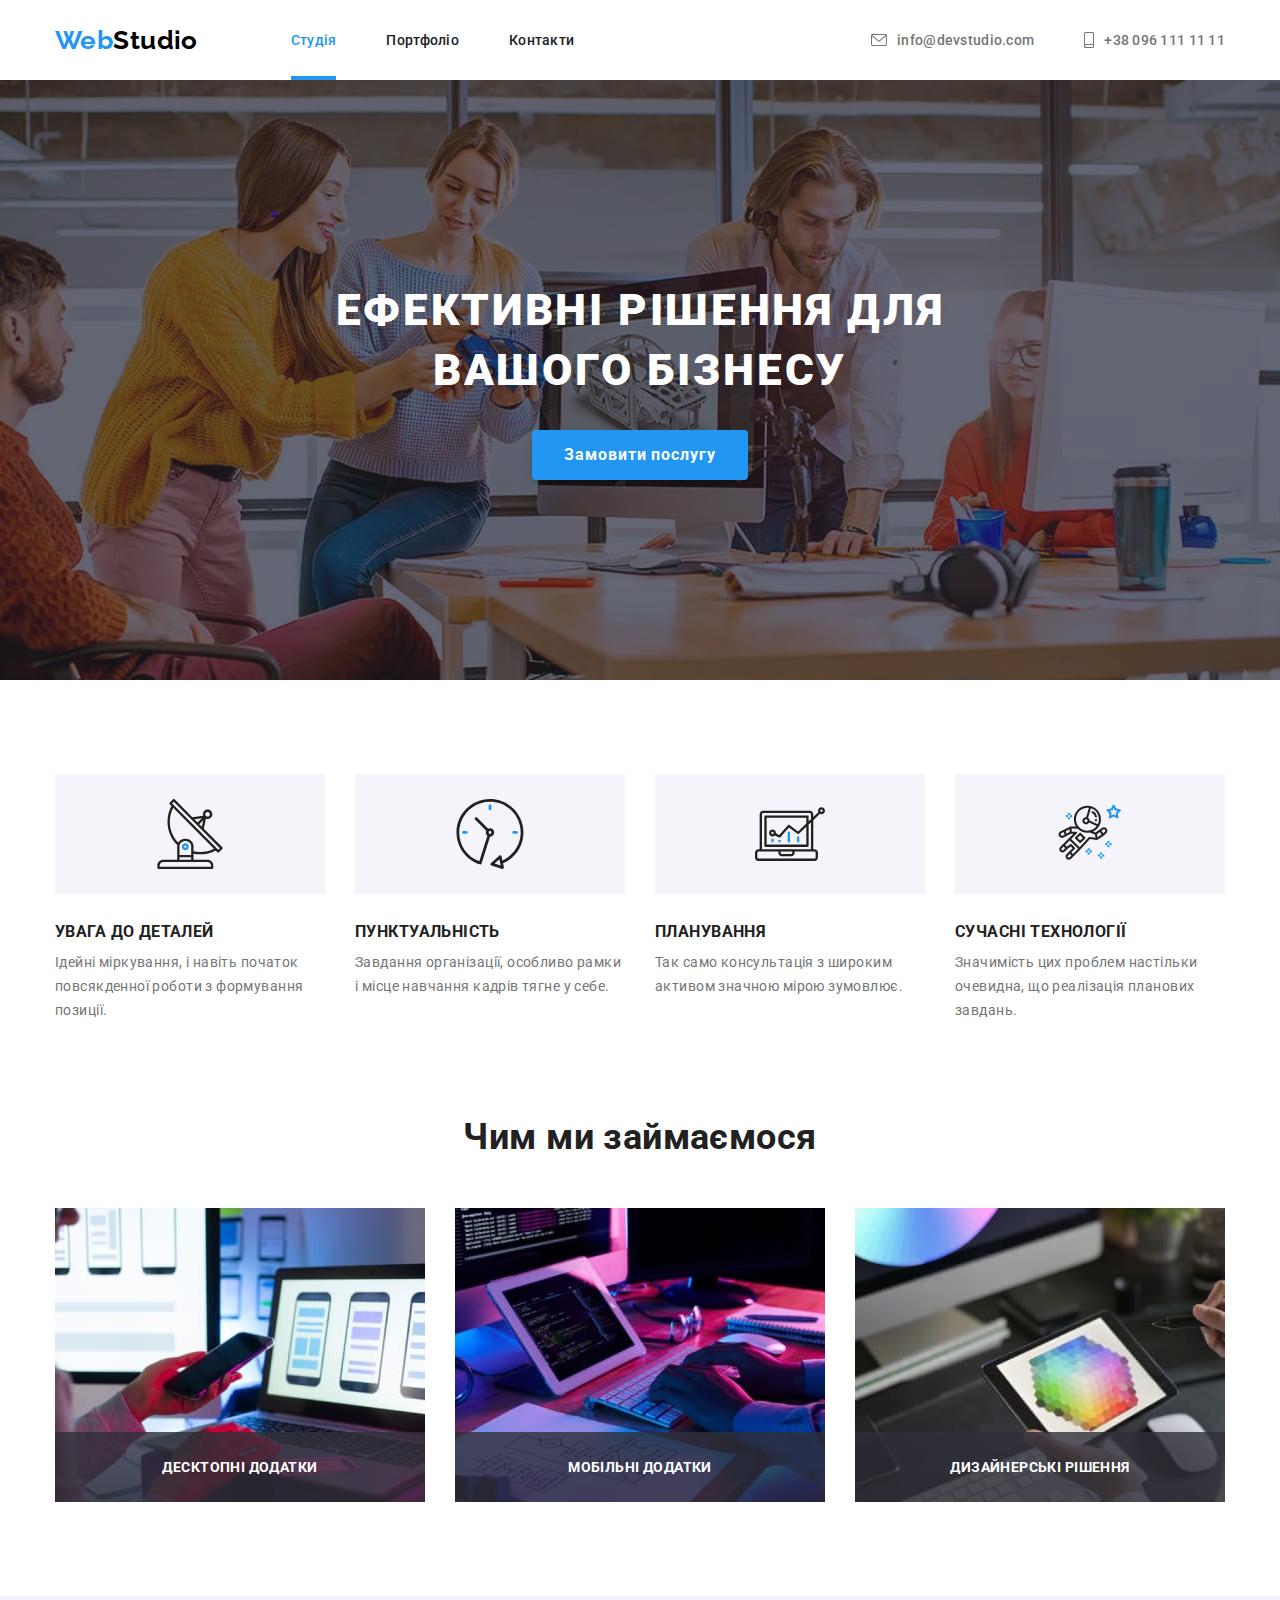
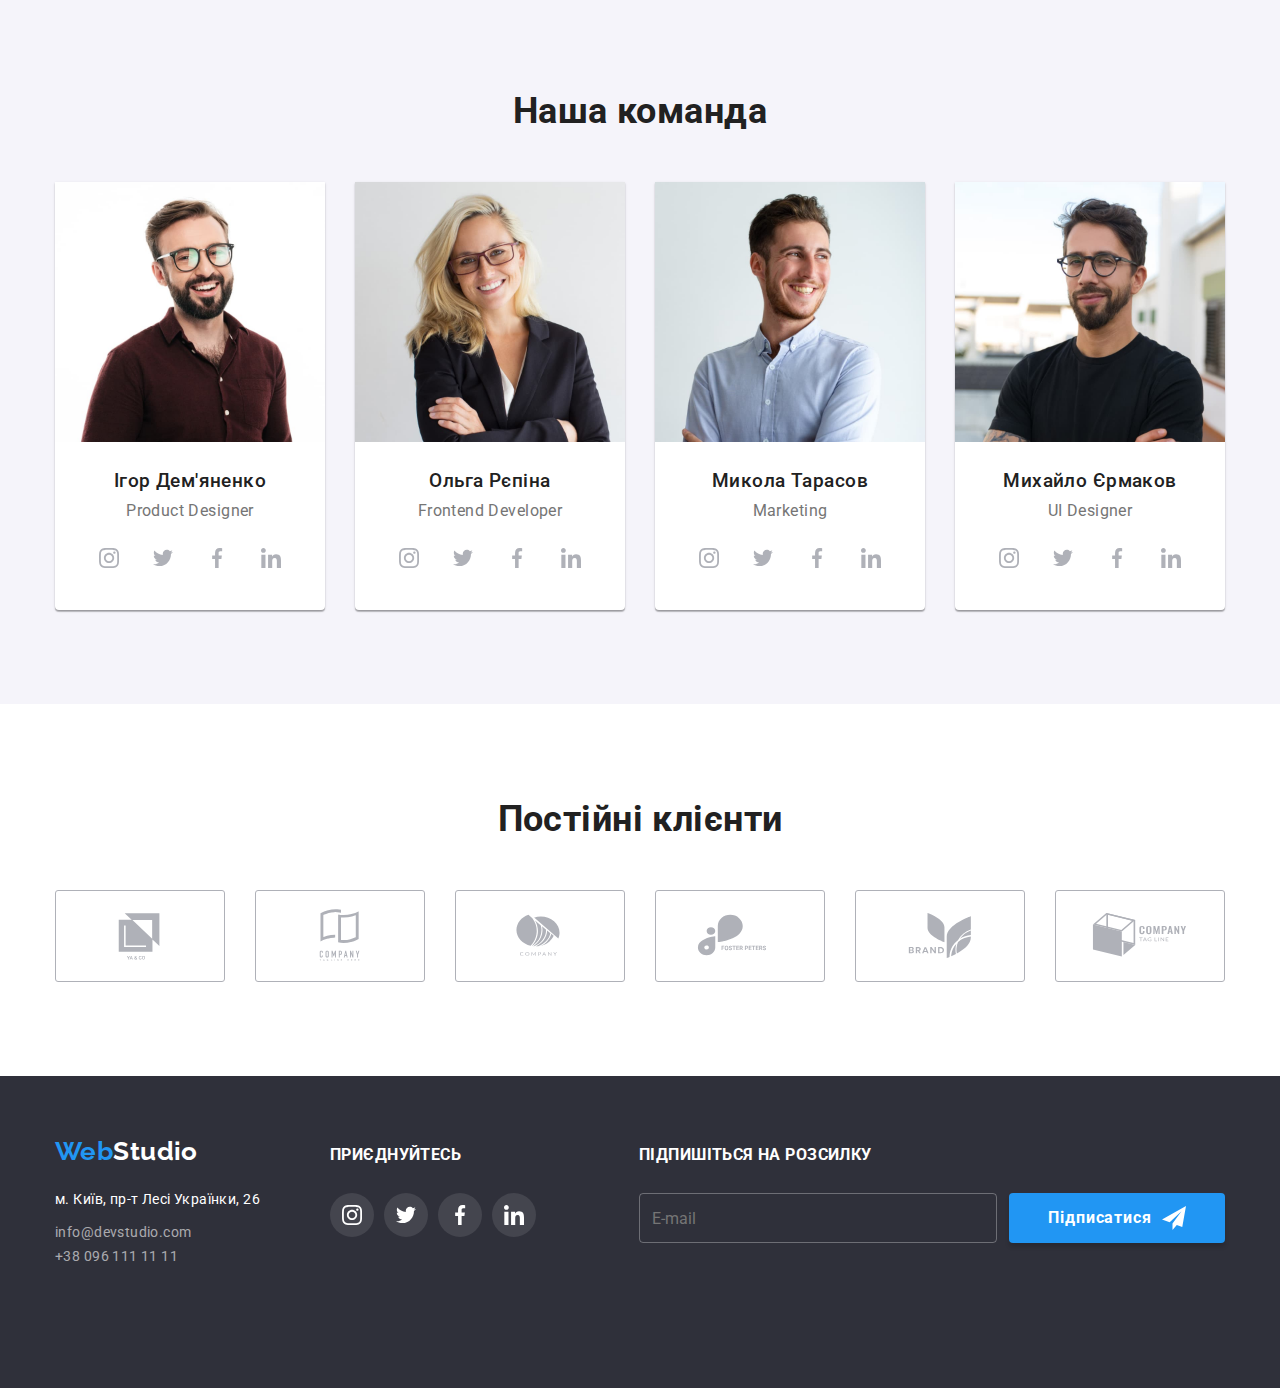
<file: index.html>
<!DOCTYPE html>
<html lang="ua">
  <head>
    <meta charset="UTF-8" />
    <meta http-equiv="X-UA-Compatible" content="IE=edge" />
    <meta name="viewport" content="width=device-width, initial-scale=1.0" />
    <title>Студія</title>
    <link rel="preconnect" href="https://fonts.googleapis.com" />
    <link rel="preconnect" href="https://fonts.gstatic.com" crossorigin />
    <link
      href="https://fonts.googleapis.com/css2?family=Raleway:wght@700&family=Roboto:wght@400;500;700;900&display=swap"
      rel="stylesheet"
    />
    <link
      rel="stylesheet"
      href="https://cdn.jsdelivr.net/npm/modern-normalize@1.1.0/modern-normalize.min.css"
    />
    <link rel="stylesheet" href="./css/main.min.css" />
  </head>
  <body>
    <header class="header">
      <div class="container">
        <div class="header__inner">
          <nav class="nav">
            <a class="logo" href="#"
              ><span class="logo__text">Web</span>Studio</a
            >
            <ul class="nav__list">
              <li class="nav__item">
                <a class="nav__link nav__link--active" href="">Студія</a>
              </li>
              <li class="nav__item">
                <a class="nav__link" href="./portfolio.html">Портфоліо</a>
              </li>
              <li class="nav__item">
                <a class="nav__link" href="">Контакти</a>
              </li>
            </ul>
          </nav>
          <button class="burger-menu" type="button" data-menu-open>
            <svg class="burger-menu__icon" width="40" height="40">
              <use
                href="./images/icons/icons.svg#icon-burger"
                aria-label="Перемикач мобільного меню"
              ></use>
            </svg>
          </button>
          <ul class="contact">
            <li class="contact__item">
              <a class="contact__link" href="mailto:info@devstudio.com">
                <svg class="contact__icon" width="16" height="12">
                  <use href="./images/icons/icons.svg#icon-envelope"></use>
                </svg>
                info@devstudio.com
              </a>
            </li>
            <li class="contact__item">
              <a class="contact__link" href="tel:+380961111111">
                <svg class="contact__icon" width="10" height="16">
                  <use href="./images/icons/icons.svg#icon-smartphone"></use>
                </svg>
                +38 096 111 11 11
              </a>
            </li>
          </ul>
        </div>
      </div>
      <div class="mobile-menu is-open" data-menu>
        <div class="container mobile-menu__inner">
          <button class="mobile-menu__close-btn" type="button" data-menu-close>
            <svg class="mobile-menu__icon" width="40" height="40">
              <use
                href="./images/icons/icons.svg#icon-close"
                aria-label="Перемикач мобільного меню"
              ></use>
            </svg>
          </button>
          <ul class="mobile-menu__list">
            <li class="mobile-menu__item">
              <a class="mobile-menu__link mobile-menu__link--active" href=""
                >Студія</a
              >
            </li>
            <li class="mobile-menu__item">
              <a class="mobile-menu__link" href="./portfolio.html">Портфоліо</a>
            </li>
            <li class="mobile-menu__item">
              <a class="mobile-menu__link" href="">Контакти</a>
            </li>
          </ul>
          <ul class="menu-contact">
            <li class="menu-contact__item">
              <a
                class="menu-contact__link menu-contact__link--color"
                href="mailto:info@devstudio.com"
              >
                info@devstudio.com
              </a>
            </li>
            <li class="menu-contact__item">
              <a class="menu-contact__link" href="tel:+380961111111">
                +38 096 111 11 11
              </a>
            </li>
          </ul>
          <ul class="menu-icon">
            <li class="menu-icon__item menu-icon__item--instagram">
              <a class="menu-icon__link menu-icon__link--instagram" href=""
                >Instagram</a
              >
            </li>
            <li class="menu-icon__item">
              <a class="menu-icon__link" href="">Twitter</a>
            </li>
            <li class="menu-icon__item">
              <a class="menu-icon__link" href="">Facebook</a>
            </li>
            <li class="menu-icon__item menu-icon__item--linkedin">
              <a class="menu-icon__link" href="">LinkedIn</a>
            </li>
          </ul>
        </div>
      </div>
    </header>
    <main>
      <section class="hero">
        <div class="container">
          <h1 class="hero__title">
            Ефективні рішення для <br />вашого бізнесу
          </h1>
          <button class="btn" type="button" data-modal-open>
            Замовити послугу
          </button>
        </div>
      </section>
      <section class="features">
        <div class="container">
          <h2 class="visually-hidden">Особливості компанії</h2>
          <ul class="features__list">
            <li class="features__item">
              <div class="features__icon-wrapper">
                <svg class="features__icon" width="70" heihgt="70">
                  <use href="./images/icons/icons.svg#icon-antenna"></use>
                </svg>
              </div>
              <h3 class="features__heading">Увага до деталей</h3>
              <p class="features__text">
                Ідейні міркування, і навіть початок повсякденної роботи з
                формування позиції.
              </p>
            </li>
            <li class="features__item">
              <div class="features__icon-wrapper">
                <svg class="features__icon" width="70" heihgt="70">
                  <use href="./images/icons/icons.svg#icon-clock"></use>
                </svg>
              </div>
              <h3 class="features__heading">Пунктуальність</h3>
              <p class="features__text">
                Завдання організації, особливо рамки і місце навчання кадрів
                тягне у себе.
              </p>
            </li>
            <li class="features__item">
              <div class="features__icon-wrapper">
                <svg class="features__icon" width="70" heihgt="70">
                  <use href="./images/icons/icons.svg#icon-diagram"></use>
                </svg>
              </div>
              <h3 class="features__heading">Планування</h3>
              <p class="features__text">
                Так само консультація з широким активом значною мірою зумовлює.
              </p>
            </li>
            <li class="features__item">
              <div class="features__icon-wrapper">
                <svg class="features__icon" width="70" heihgt="70">
                  <use href="./images/icons/icons.svg#icon-astronaut"></use>
                </svg>
              </div>
              <h3 class="features__heading">Сучасні технології</h3>
              <p class="features__text">
                Значимість цих проблем настільки очевидна, що реалізація
                планових завдань.
              </p>
            </li>
          </ul>
        </div>
      </section>
      <section class="about about--nopadding">
        <div class="container">
          <h2 class="title">Чим ми займаємося</h2>
          <ul class="about__list">
            <li class="about__item">
              <div class="about__img-wrapper">
                <img
                  class="about__img"
                  src="./images/work1.jpg"
                  alt="Робота за ноутбуком"
                  width="370"
                />
                <p class="about__img-text">Десктопні додатки</p>
              </div>
            </li>
            <li class="about__item">
              <div class="about__img-wrapper">
                <img
                  class="about__img"
                  src="./images/work2.jpg"
                  alt="Робота за ноутбуком"
                  width="370"
                />
                <p class="about__img-text">Мобільні додатки</p>
              </div>
            </li>
            <li class="about__item">
              <div class="about__img-wrapper">
                <img
                  class="about__img"
                  src="./images/work3.jpg"
                  alt="Робота за ноутбуком"
                  width="370"
                />
                <p class="about__img-text">Дизайнерські рішення</p>
              </div>
            </li>
          </ul>
        </div>
      </section>
      <section class="team">
        <div class="container">
          <h2 class="title">Наша команда</h2>
          <ul class="team__list">
            <li class="team__item">
              <img
                class="team__img"
                src="./images/our-team1.jpg"
                alt="Фото наших працівників"
                width="270"
              />
              <div class="team__info">
                <h3 class="team__name">Ігор Дем'яненко</h3>
                <p class="team__position" lang="en">Product Designer</p>
                <ul class="social-icon">
                  <li class="social-icon__item">
                    <a
                      href=""
                      class="social-icon__link"
                      target="_blank"
                      rel="noreferrer noopener"
                    >
                      <svg class="social-icon__icon">
                        <use
                          href="./images/icons/icons.svg#icon-instagram"
                        ></use>
                      </svg>
                    </a>
                  </li>
                  <li class="social-icon__item">
                    <a
                      href=""
                      class="social-icon__link"
                      target="_blank"
                      rel="noreferrer noopener"
                    >
                      <svg class="social-icon__icon">
                        <use href="./images/icons/icons.svg#icon-twitter"></use>
                      </svg>
                    </a>
                  </li>
                  <li class="social-icon__item">
                    <a
                      href=""
                      class="social-icon__link"
                      target="_blank"
                      rel="noreferrer noopener"
                    >
                      <svg class="social-icon__icon">
                        <use
                          href="./images/icons/icons.svg#icon-facebook"
                        ></use>
                      </svg>
                    </a>
                  </li>
                  <li class="social-icon__item">
                    <a
                      href=""
                      class="social-icon__link"
                      target="_blank"
                      rel="noreferrer noopener"
                    >
                      <svg class="social-icon__icon">
                        <use
                          href="./images/icons/icons.svg#icon-linkedin"
                        ></use>
                      </svg>
                    </a>
                  </li>
                </ul>
              </div>
            </li>
            <li class="team__item">
              <img
                class="team__img"
                src="./images/our-team2.jpg"
                alt="Фото наших працівників"
                width="270"
              />
              <div class="team__info">
                <h3 class="team__name">Ольга Рєпіна</h3>
                <p class="team__position" lang="en">Frontend Developer</p>
                <ul class="social-icon">
                  <li class="social-icon__item">
                    <a
                      href=""
                      class="social-icon__link"
                      target="_blank"
                      rel="noreferrer noopener"
                    >
                      <svg class="social-icon__icon">
                        <use
                          href="./images/icons/icons.svg#icon-instagram"
                        ></use>
                      </svg>
                    </a>
                  </li>
                  <li class="social-icon__item">
                    <a
                      href=""
                      class="social-icon__link"
                      target="_blank"
                      rel="noreferrer noopener"
                    >
                      <svg class="social-icon__icon">
                        <use href="./images/icons/icons.svg#icon-twitter"></use>
                      </svg>
                    </a>
                  </li>
                  <li class="social-icon__item">
                    <a
                      href=""
                      class="social-icon__link"
                      target="_blank"
                      rel="noreferrer noopener"
                    >
                      <svg class="social-icon__icon">
                        <use
                          href="./images/icons/icons.svg#icon-facebook"
                        ></use>
                      </svg>
                    </a>
                  </li>
                  <li class="social-icon__item">
                    <a
                      href=""
                      class="social-icon__link"
                      target="_blank"
                      rel="noreferrer noopener"
                    >
                      <svg class="social-icon__icon">
                        <use
                          href="./images/icons/icons.svg#icon-linkedin"
                        ></use>
                      </svg>
                    </a>
                  </li>
                </ul>
              </div>
            </li>
            <li class="team__item">
              <img
                class="team__img"
                src="./images/our-team3.jpg"
                alt="Фото наших працівників"
                width="270"
              />
              <div class="team__info">
                <h3 class="team__name">Микола Тарасов</h3>
                <p class="team__position" lang="en">Marketing</p>
                <ul class="social-icon">
                  <li class="social-icon__item">
                    <a
                      href=""
                      class="social-icon__link"
                      target="_blank"
                      rel="noreferrer noopener"
                    >
                      <svg class="social-icon__icon">
                        <use
                          href="./images/icons/icons.svg#icon-instagram"
                        ></use>
                      </svg>
                    </a>
                  </li>
                  <li class="social-icon__item">
                    <a
                      href=""
                      class="social-icon__link"
                      target="_blank"
                      rel="noreferrer noopener"
                    >
                      <svg class="social-icon__icon">
                        <use href="./images/icons/icons.svg#icon-twitter"></use>
                      </svg>
                    </a>
                  </li>
                  <li class="social-icon__item">
                    <a
                      href=""
                      class="social-icon__link"
                      target="_blank"
                      rel="noreferrer noopener"
                    >
                      <svg class="social-icon__icon">
                        <use
                          href="./images/icons/icons.svg#icon-facebook"
                        ></use>
                      </svg>
                    </a>
                  </li>
                  <li class="social-icon__item">
                    <a
                      href=""
                      class="social-icon__link"
                      target="_blank"
                      rel="noreferrer noopener"
                    >
                      <svg class="social-icon__icon">
                        <use
                          href="./images/icons/icons.svg#icon-linkedin"
                        ></use>
                      </svg>
                    </a>
                  </li>
                </ul>
              </div>
            </li>
            <li class="team__item">
              <img
                class="team__img"
                src="./images/our-team4.jpg"
                alt="Фото наших працівників"
                width="270"
              />
              <div class="team__info">
                <h3 class="team__name">Михайло Єрмаков</h3>
                <p class="team__position" lang="en">UI Designer</p>
                <ul class="social-icon">
                  <li class="social-icon__item">
                    <a
                      href=""
                      class="social-icon__link"
                      target="_blank"
                      rel="noreferrer noopener"
                    >
                      <svg class="social-icon__icon">
                        <use
                          href="./images/icons/icons.svg#icon-instagram"
                        ></use>
                      </svg>
                    </a>
                  </li>
                  <li class="social-icon__item">
                    <a
                      href=""
                      class="social-icon__link"
                      target="_blank"
                      rel="noreferrer noopener"
                    >
                      <svg class="social-icon__icon">
                        <use href="./images/icons/icons.svg#icon-twitter"></use>
                      </svg>
                    </a>
                  </li>
                  <li class="social-icon__item">
                    <a
                      href=""
                      class="social-icon__link"
                      target="_blank"
                      rel="noreferrer noopener"
                    >
                      <svg class="social-icon__icon">
                        <use
                          href="./images/icons/icons.svg#icon-facebook"
                        ></use>
                      </svg>
                    </a>
                  </li>
                  <li class="social-icon__item">
                    <a
                      href=""
                      class="social-icon__link"
                      target="_blank"
                      rel="noreferrer noopener"
                    >
                      <svg class="social-icon__icon">
                        <use
                          href="./images/icons/icons.svg#icon-linkedin"
                        ></use>
                      </svg>
                    </a>
                  </li>
                </ul>
              </div>
            </li>
          </ul>
        </div>
      </section>
      <section class="client">
        <div class="container">
          <h2 class="title">Постійні клієнти</h2>
          <ul class="client__list">
            <li class="client__item">
              <a
                class="client__link"
                href=""
                target="_blank"
                rel="noreferrer noopener"
              >
                <svg class="client__icon">
                  <use href="./images/icons/icons.svg#icon-company-logo1"></use>
                </svg>
              </a>
            </li>
            <li class="client__item">
              <a
                class="client__link"
                href=""
                target="_blank"
                rel="noreferrer noopener"
              >
                <svg class="client__icon">
                  <use href="./images/icons/icons.svg#icon-company-logo2"></use>
                </svg>
              </a>
            </li>
            <li class="client__item">
              <a
                class="client__link"
                href=""
                target="_blank"
                rel="noreferrer noopener"
              >
                <svg class="client__icon">
                  <use href="./images/icons/icons.svg#icon-company-logo3"></use>
                </svg>
              </a>
            </li>
            <li class="client__item">
              <a
                class="client__link"
                href=""
                target="_blank"
                rel="noreferrer noopener"
              >
                <svg class="client__icon">
                  <use href="./images/icons/icons.svg#icon-company-logo4"></use>
                </svg>
              </a>
            </li>
            <li class="client__item">
              <a
                class="client__link"
                href=""
                target="_blank"
                rel="noreferrer noopener"
              >
                <svg class="client__icon">
                  <use href="./images/icons/icons.svg#icon-company-logo5"></use>
                </svg>
              </a>
            </li>
            <li class="client__item">
              <a
                class="client__link"
                href=""
                target="_blank"
                rel="noreferrer noopener"
              >
                <svg class="client__icon">
                  <use href="./images/icons/icons.svg#icon-company-logo6"></use>
                </svg>
              </a>
            </li>
          </ul>
        </div>
      </section>
    </main>
    <footer class="footer">
      <div class="container">
        <div class="footer__inner">
          <div class="tablet-inner">
            <div class="footer__address-wrapper">
              <a class="logo logo__footer" href="#"
                ><span class="logo__text">Web</span>Studio</a
              >
              <address class="footer__address">
                <p class="footer__address-location">
                  м. Київ, пр-т Лесі Українки, 26
                </p>
                <ul class="footer__address-list">
                  <li class="footer__address-item">
                    <a
                      class="footer__address-link"
                      href="mailto:info@devstudio.com"
                      >info@devstudio.com</a
                    >
                  </li>
                  <li class="footer__address-item">
                    <a class="footer__address-link" href="tel:+380961111111"
                      >+38 096 111 11 11</a
                    >
                  </li>
                </ul>
              </address>
            </div>
            <div class="footer__social-wrapper">
              <h3 class="footer__heading">Приєднуйтесь</h3>
              <ul class="social-icon">
                <li class="social-icon__item">
                  <a
                    href=""
                    class="social-icon__link footer__icon-link"
                    target="_blank"
                    rel="noreferrer noopener"
                  >
                    <svg class="social-icon__icon footer__icon-icon">
                      <use href="./images/icons/icons.svg#icon-instagram"></use>
                    </svg>
                  </a>
                </li>
                <li class="social-icon__item">
                  <a
                    href=""
                    class="social-icon__link footer__icon-link"
                    target="_blank"
                    rel="noreferrer noopener"
                  >
                    <svg class="social-icon__icon footer__icon-icon">
                      <use href="./images/icons/icons.svg#icon-twitter"></use>
                    </svg>
                  </a>
                </li>
                <li class="social-icon__item">
                  <a
                    href=""
                    class="social-icon__link footer__icon-link"
                    target="_blank"
                    rel="noreferrer noopener"
                  >
                    <svg class="social-icon__icon footer__icon-icon">
                      <use href="./images/icons/icons.svg#icon-facebook"></use>
                    </svg>
                  </a>
                </li>
                <li class="social-icon__item">
                  <a
                    href=""
                    class="social-icon__link footer__icon-link"
                    target="_blank"
                    rel="noreferrer noopener"
                  >
                    <svg class="social-icon__icon footer__icon-icon">
                      <use href="./images/icons/icons.svg#icon-linkedin"></use>
                    </svg>
                  </a>
                </li>
              </ul>
            </div>
          </div>

          <div class="footer__form-wrapper">
            <h3 class="footer__heading">Підпишіться на розсилку</h3>
            <form class="signup-form" name="signup_form" autocomplete="on">
              <input
                class="signup-form__input"
                type="email"
                name="email"
                placeholder="E-mail"
              />
              <button class="signup-form__btn btn" type="submit">
                Підписатися
                <svg class="signup-form__icon" width="24" height="24">
                  <use href="./images/icons/icons.svg#icon-send"></use>
                </svg>
              </button>
            </form>
          </div>
        </div>
      </div>
    </footer>
    <div class="backdrop is-hidden" data-modal>
      <div class="modal">
        <button class="modal__close-btn" type="button" data-modal-close>
          <svg class="modal__close-icon" width="18" height="18">
            <use href="./images/icons/icons.svg#icon-close"></use>
          </svg>
        </button>
        <form class="register-form" name="register-form">
          <p class="register-form__title">
            Залиште свої дані, ми вам передзвонимо
          </p>
          <div class="register-form__group" role="group">
            <label class="register-form__wrap">
              <span class="register-form__label">Ім'я</span>
              <span class="register-form__icon-inner">
                <input
                  class="register-form__field"
                  type="text"
                  name="username"
                />
                <svg class="register-form__icon">
                  <use href="./images/icons/icons.svg#icon-modal-user"></use>
                </svg>
              </span>
            </label>
            <label class="register-form__wrap">
              <span class="register-form__label">Телефон</span>
              <span class="register-form__icon-inner">
                <input class="register-form__field" type="tel" name="usertel" />
                <svg class="register-form__icon">
                  <use href="./images/icons/icons.svg#icon-modal-phone"></use>
                </svg>
              </span>
            </label>
            <label class="register-form__wrap">
              <span class="register-form__label">Пошта</span>
              <span class="register-form__icon-inner">
                <input
                  class="register-form__field"
                  type="emai"
                  name="useremail"
                />
                <svg class="register-form__icon">
                  <use href="./images/icons/icons.svg#icon-modal-email"></use>
                </svg>
              </span>
            </label>
            <label class="register-form__wrap">
              <span class="register-form__label">Коментар</span>
              <textarea
                class="register-form__message"
                name="usercomment"
                placeholder="Введіть коментар"
              ></textarea>
            </label>
          </div>
          <label class="register-form__agreement">
            <input
              class="register-form__checkbox visually-hidden"
              type="checkbox"
              name="user-agreement"
            />
            <svg class="register-form__agreement-icon" width="16" height="15">
              <use
                class="register-form__icon-check"
                href="./images/icons/icons.svg#icon-checked"
              ></use>
              <use
                class="register-form__icon-uncheck"
                href="./images/icons/icons.svg#icon-unchecked"
              ></use>
            </svg>
            <span class="register-form__agreement-text">
              Погоджуюся з розсилкою та приймаю
              <a class="register-form__agreement-link" href="" target="_blank"
                >Умови договору</a
              >
            </span>
          </label>
          <button class="register-form__btn btn" type="submit">
            Відправити
          </button>
        </form>
      </div>
    </div>
    <script src="./js/mobile-menu.js"></script>
    <script src="./js/modal.js"></script>
  </body>
</html>
</file>
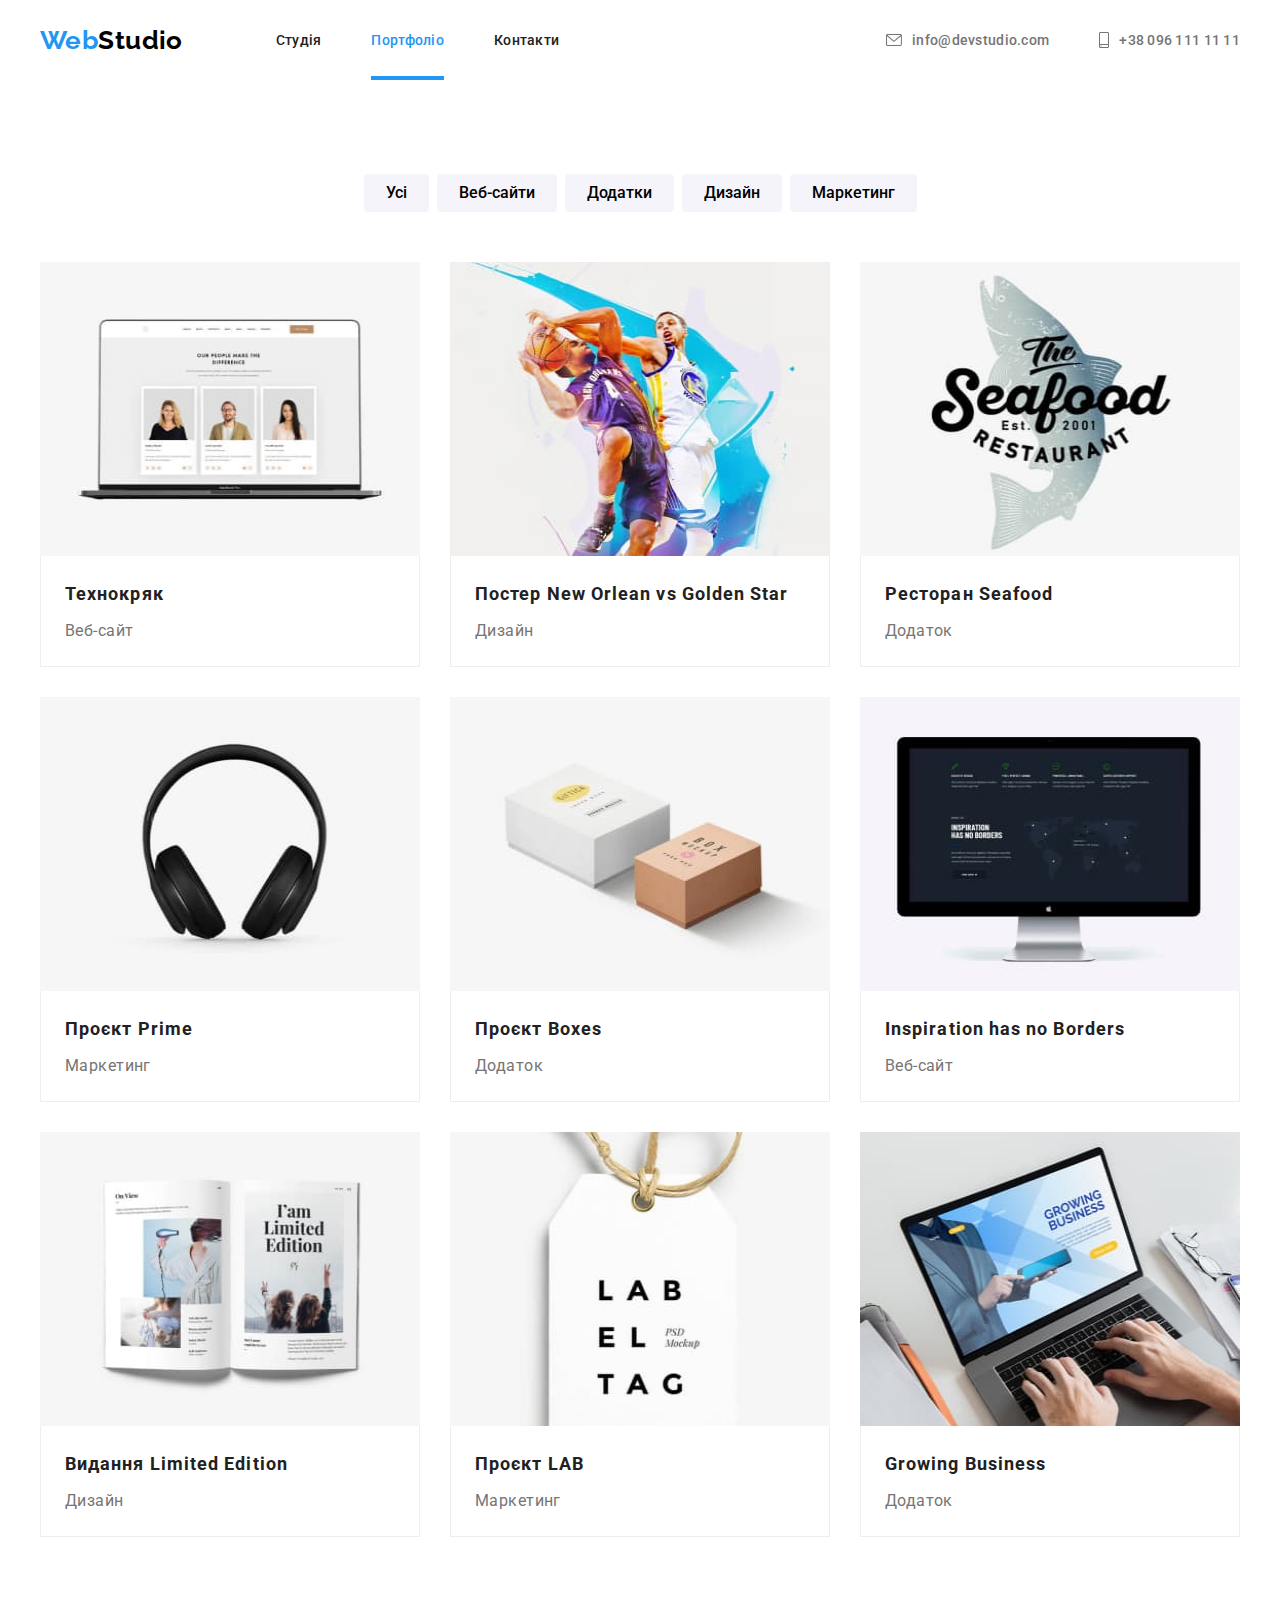
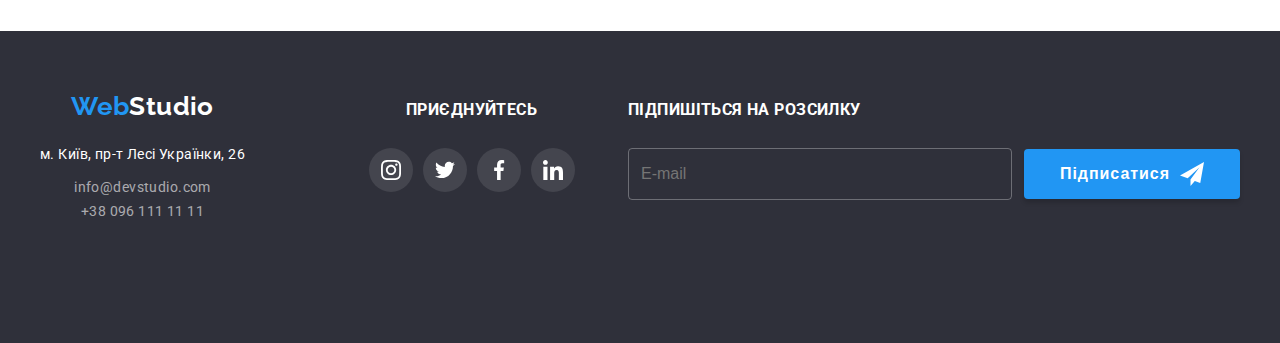
<file: portfolio.html>
<!DOCTYPE html>
<html lang="uk">
  <head>
    <meta charset="UTF-8" />
    <meta http-equiv="X-UA-Compatible" content="IE=edge" />
    <meta name="viewport" content="width=device-width, initial-scale=1.0" />
    <title>Портфоліо</title>
    <link rel="preconnect" href="https://fonts.googleapis.com" />
    <link rel="preconnect" href="https://fonts.gstatic.com" crossorigin />
    <link
      href="https://fonts.googleapis.com/css2?family=Raleway:wght@700&family=Roboto:wght@400;500;700;900&display=swap"
      rel="stylesheet"
    />
    <link rel="stylesheet" href="./css/main.min.css" />
  </head>
  <body>
    <header class="header">
      <div class="container">
        <div class="header__inner">
          <nav class="nav">
            <a class="logo" href="#"
              ><span class="logo__text">Web</span>Studio</a
            >
            <ul class="nav__list">
              <li class="nav__item">
                <a class="nav__link" href="./index.html">Студія</a>
              </li>
              <li class="nav__item">
                <a class="nav__link nav__link--active" href="">Портфоліо</a>
              </li>
              <li class="nav__item">
                <a class="nav__link" href="">Контакти</a>
              </li>
            </ul>
          </nav>
          <ul class="contact">
            <li class="contact__item">
              <a class="contact__link" href="mailto:info@devstudio.com">
                <svg class="contact__icon" width="16" height="12">
                  <use href="./images/icons/icons.svg#icon-envelope"></use>
                </svg>
                info@devstudio.com
              </a>
            </li>
            <li class="contact__item">
              <a class="contact__link" href="tel:+380961111111">
                <svg class="contact__icon" width="10" height="16">
                  <use href="./images/icons/icons.svg#icon-smartphone"></use>
                </svg>
                +38 096 111 11 11
              </a>
            </li>
          </ul>
        </div>
      </div>
    </header>
    <main>
      <section class="projects">
        <h1 class="visually-hidden">Наші проєкти</h1>
        <div class="container">
          <ul class="projects-filter">
            <li class="projects-filter__item">
              <button class="projects-filter__btn" type="button">Усі</button>
            </li>
            <li class="projects-filter__item">
              <button class="projects-filter__btn" type="button">
                Веб-сайти
              </button>
            </li>
            <li class="projects-filter__item">
              <button class="projects-filter__btn" type="button">
                Додатки
              </button>
            </li>
            <li class="projects-filter__item">
              <button class="projects-filter__btn" type="button">Дизайн</button>
            </li>
            <li class="projects-filter__item">
              <button class="projects-filter__btn" type="button">
                Маркетинг
              </button>
            </li>
          </ul>
          <ul class="projects">
            <li class="projects__item">
              <a class="projects__link" href="">
                <div class="projects__overlay">
                  <img
                    class="projects__img"
                    src="./images/portfolio-project-1.jpg"
                    alt="Приклад веб-сайту"
                    width="370"
                    height="294"
                  />
                  <div class="projects__overlay-text-inner">
                    <p class="projects__overlay-text">
                      Ресурс пропонує комплексні пропозиції з різним рівнем
                      функціоналу та сервісів. Все це дозволить відвідувачу
                      отримати вичерпні відомості про компанію чи приватну
                      особу.
                    </p>
                  </div>
                </div>
                <div class="projects__info">
                  <h2 class="projects__title">Технокряк</h2>
                  <p class="projects__text">Веб-сайт</p>
                </div>
              </a>
            </li>
            <li class="projects__item">
              <a class="projects__link" href="">
                <div class="projects__overlay">
                  <img
                    class="projects__img"
                    src="./images/portfolio-project-2.jpg"
                    alt="Приклад веб-сайту"
                    width="370"
                    height="294"
                  />
                  <div class="projects__overlay-text-inner">
                    <p class="projects__overlay-text">
                      Ресурс пропонує комплексні пропозиції з різним рівнем
                      функціоналу та сервісів. Все це дозволить відвідувачу
                      отримати вичерпні відомості про компанію чи приватну
                      особу.
                    </p>
                  </div>
                </div>
                <div class="projects__info">
                  <h2 class="projects__title">
                    Постер <span lang="en">New Orlean vs Golden Star</span>
                  </h2>
                  <p class="projects__text">Дизайн</p>
                </div>
              </a>
            </li>
            <li class="projects__item">
              <a class="projects__link" href="">
                <div class="projects__overlay">
                  <img
                    class="projects__img"
                    src="./images/portfolio-project-3.jpg"
                    alt="Приклад веб-сайту"
                    width="370"
                    height="294"
                  />
                  <div class="projects__overlay-text-inner">
                    <p class="projects__overlay-text">
                      Ресурс пропонує комплексні пропозиції з різним рівнем
                      функціоналу та сервісів. Все це дозволить відвідувачу
                      отримати вичерпні відомості про компанію чи приватну
                      особу.
                    </p>
                  </div>
                </div>
                <div class="projects__info">
                  <h2 class="projects__title">
                    Ресторан <span lang="en">Seafood</span>
                  </h2>
                  <p class="projects__text">Додаток</p>
                </div>
              </a>
            </li>
            <li class="projects__item">
              <a class="projects__link" href="">
                <div class="projects__overlay">
                  <img
                    class="projects__img"
                    src="./images/portfolio-project-4.jpg"
                    alt="Приклад веб-сайту"
                    width="370"
                    height="294"
                  />
                  <div class="projects__overlay-text-inner">
                    <p class="projects__overlay-text">
                      Ресурс пропонує комплексні пропозиції з різним рівнем
                      функціоналу та сервісів. Все це дозволить відвідувачу
                      отримати вичерпні відомості про компанію чи приватну
                      особу.
                    </p>
                  </div>
                </div>
                <div class="projects__info">
                  <h2 class="projects__title">
                    Проєкт <span lang="en">Prime</span>
                  </h2>
                  <p class="projects__text">Маркетинг</p>
                </div>
              </a>
            </li>
            <li class="projects__item">
              <a class="projects__link" href="">
                <div class="projects__overlay">
                  <img
                    class="projects__img"
                    src="./images/portfolio-project-5.jpg"
                    alt="Приклад веб-сайту"
                    width="370"
                    height="294"
                  />
                  <div class="projects__overlay-text-inner">
                    <p class="projects__overlay-text">
                      Ресурс пропонує комплексні пропозиції з різним рівнем
                      функціоналу та сервісів. Все це дозволить відвідувачу
                      отримати вичерпні відомості про компанію чи приватну
                      особу.
                    </p>
                  </div>
                </div>
                <div class="projects__info">
                  <h2 class="projects__title">
                    Проєкт <span lang="en">Boxes</span>
                  </h2>
                  <p class="projects__text">Додаток</p>
                </div>
              </a>
            </li>
            <li class="projects__item">
              <a class="projects__link" href="">
                <div class="projects__overlay">
                  <img
                    class="projects__img"
                    src="./images/portfolio-project-6.jpg"
                    alt="Приклад веб-сайту"
                    width="370"
                    height="294"
                  />
                  <div class="projects__overlay-text-inner">
                    <p class="projects__overlay-text">
                      Ресурс пропонує комплексні пропозиції з різним рівнем
                      функціоналу та сервісів. Все це дозволить відвідувачу
                      отримати вичерпні відомості про компанію чи приватну
                      особу.
                    </p>
                  </div>
                </div>
                <div class="projects__info">
                  <h2 class="projects__title" lang="en">
                    Inspiration has no Borders
                  </h2>
                  <p class="projects__text">Веб-сайт</p>
                </div>
              </a>
            </li>
            <li class="projects__item">
              <a class="projects__link" href="">
                <div class="projects__overlay">
                  <img
                    class="projects__img"
                    src="./images/portfolio-project-7.jpg"
                    alt="Приклад веб-сайту"
                    width="370"
                    height="294"
                  />
                  <div class="projects__overlay-text-inner">
                    <p class="projects__overlay-text">
                      Ресурс пропонує комплексні пропозиції з різним рівнем
                      функціоналу та сервісів. Все це дозволить відвідувачу
                      отримати вичерпні відомості про компанію чи приватну
                      особу.
                    </p>
                  </div>
                </div>
                <div class="projects__info">
                  <h2 class="projects__title">
                    Видання <span lang="en">Limited Edition</span>
                  </h2>
                  <p class="projects__text">Дизайн</p>
                </div>
              </a>
            </li>
            <li class="projects__item">
              <a class="projects__link" href="">
                <div class="projects__overlay">
                  <img
                    class="projects__img"
                    src="./images/portfolio-project-8.jpg"
                    alt="Приклад веб-сайту"
                    width="370"
                    height="294"
                  />
                  <div class="projects__overlay-text-inner">
                    <p class="projects__overlay-text">
                      Ресурс пропонує комплексні пропозиції з різним рівнем
                      функціоналу та сервісів. Все це дозволить відвідувачу
                      отримати вичерпні відомості про компанію чи приватну
                      особу.
                    </p>
                  </div>
                </div>
                <div class="projects__info">
                  <h2 class="projects__title">
                    Проєкт <span lang="en">LAB</span>
                  </h2>
                  <p class="projects__text">Маркетинг</p>
                </div>
              </a>
            </li>
            <li class="projects__item">
              <a class="projects__link" href="">
                <div class="projects__overlay">
                  <img
                    class="projects__img"
                    src="./images/portfolio-project-9.jpg"
                    alt="Приклад веб-сайту"
                    width="370"
                    height="294"
                  />
                  <div class="projects__overlay-text-inner">
                    <p class="projects__overlay-text">
                      Ресурс пропонує комплексні пропозиції з різним рівнем
                      функціоналу та сервісів. Все це дозволить відвідувачу
                      отримати вичерпні відомості про компанію чи приватну
                      особу.
                    </p>
                  </div>
                </div>
                <div class="projects__info">
                  <h2 class="projects__title">
                    Growing <span lang="en">Business</span>
                  </h2>
                  <p class="projects__text">Додаток</p>
                </div>
              </a>
            </li>
          </ul>
        </div>
      </section>
    </main>
    <footer class="footer">
      <div class="container">
        <div class="footer__inner">
          <div class="footer__address-wrapper">
            <a class="logo logo__footer" href="#"
              ><span class="logo__text">Web</span>Studio</a
            >
            <address class="footer__address">
              <p class="footer__address-location">
                м. Київ, пр-т Лесі Українки, 26
              </p>
              <ul class="footer__address-list">
                <li class="footer__address-item">
                  <a
                    class="footer__address-link"
                    href="mailto:info@devstudio.com"
                    >info@devstudio.com</a
                  >
                </li>
                <li class="footer__address-item">
                  <a class="footer__address-link" href="tel:+380961111111"
                    >+38 096 111 11 11</a
                  >
                </li>
              </ul>
            </address>
          </div>
          <div class="footer-social-wrapper">
            <h3 class="footer__heading">Приєднуйтесь</h3>
            <ul class="social-icon">
              <li class="social-icon__item">
                <a
                  href=""
                  class="social-icon__link footer__icon-link"
                  target="_blank"
                  rel="noreferrer noopener"
                >
                  <svg class="social-icon__icon footer__icon-icon">
                    <use href="./images/icons/icons.svg#icon-instagram"></use>
                  </svg>
                </a>
              </li>
              <li class="social-icon__item">
                <a
                  href=""
                  class="social-icon__link footer__icon-link"
                  target="_blank"
                  rel="noreferrer noopener"
                >
                  <svg class="social-icon__icon footer__icon-icon">
                    <use href="./images/icons/icons.svg#icon-twitter"></use>
                  </svg>
                </a>
              </li>
              <li class="social-icon__item">
                <a
                  href=""
                  class="social-icon__link footer__icon-link"
                  target="_blank"
                  rel="noreferrer noopener"
                >
                  <svg class="social-icon__icon footer__icon-icon">
                    <use href="./images/icons/icons.svg#icon-facebook"></use>
                  </svg>
                </a>
              </li>
              <li class="social-icon__item">
                <a
                  href=""
                  class="social-icon__link footer__icon-link"
                  target="_blank"
                  rel="noreferrer noopener"
                >
                  <svg class="social-icon__icon footer__icon-icon">
                    <use href="./images/icons/icons.svg#icon-linkedin"></use>
                  </svg>
                </a>
              </li>
            </ul>
          </div>
          <div class="footer__form-wrapper">
            <h3 class="footer__heading">Підпишіться на розсилку</h3>
            <form class="signup-form" name="signup_form" autocomplete="on">
              <input
                class="signup-form__input"
                type="email"
                name="email"
                placeholder="E-mail"
              />
              <button class="signup-form__btn btn" type="submit">
                Підписатися
                <svg class="signup-form__icon" width="24" height="24">
                  <use href="./images/icons/icons.svg#icon-send"></use>
                </svg>
              </button>
            </form>
          </div>
        </div>
      </div>
    </footer>
  </body>
</html>
</file>
<file: css/main.min.css>
body{font-family:"Roboto",sans-serif;font-size:14px;color:#212121;line-height:16px;letter-spacing:.03em;margin:0}section{padding-top:94px;padding-bottom:94px}h1,h2,h3,h4,p{margin-top:0;margin-bottom:0}ul,ol{list-style:none;margin-top:0;margin-bottom:0;padding-left:0}a{text-decoration:none}button{cursor:pointer}img{display:block}.container{width:100%;padding-left:15px;padding-right:15px}@media screen and (min-width: 480px){.container{width:480px;margin-left:auto;margin-right:auto}}@media screen and (min-width: 768px){.container{width:768px}}@media screen and (min-width: 1200px){.container{width:1200px}}.title{margin-bottom:50px;font-size:28px;line-height:42px;text-align:center}@media screen and (min-width: 1200px){.title{font-size:36px}}.btn{padding:10px 32px;min-width:216px;font-weight:700;font-size:16px;line-height:30px;letter-spacing:.06em;color:#fff;background-color:#2196f3;box-shadow:0px 4px 4px rgba(0,0,0,.15);border-radius:4px;border-style:none;-webkit-user-select:none;-moz-user-select:none;-ms-user-select:none;user-select:none}.btn:active{background-color:#188ce8}.visually-hidden{position:absolute;width:1px;height:1px;margin:-1px;padding:0;overflow:hidden;border:0;clip:rect(0 0 0 0)}.social-icon{display:flex;justify-content:center;align-items:center}.social-icon__item:not(:last-child){margin-right:10px}.social-icon__link{display:flex;justify-content:center;align-items:center;width:44px;height:44px;border-radius:50%;transition:background-color 250ms cubic-bezier(0.4, 0, 0.2, 1)}.social-icon__link:hover,.social-icon__link:focus{background-color:#2196f3}.social-icon__icon{width:20px;height:20px;fill:#afb1b8;transition:fill 250ms cubic-bezier(0.4, 0, 0.2, 1)}.social-icon__link:hover .social-icon__icon,.social-icon__link:focus .social-icon__icon{fill:#fff}.mobile-menu{position:fixed;top:0;left:0;width:100%;height:100%;z-index:100;overflow:auto;background-color:#fff;opacity:0;transition:opacity 250ms cubic-bezier(0.4, 0, 0.2, 1),visibility 250ms cubic-bezier(0.4, 0, 0.2, 1);visibility:hidden;pointer-events:none}@media screen and (min-width: 768px){.mobile-menu{display:none}}.mobile-menu.is-open{opacity:1;visibility:visible;pointer-events:auto}.mobile-menu__inner{padding:48px 40px;position:relative}.mobile-menu__close-btn{position:absolute;top:10px;right:15px;padding:0;background-color:rgba(0,0,0,0);border:none}.mobile-menu__icon{display:block}.mobile-menu__list{overflow:auto}.mobile-menu__item{margin-bottom:35px}.mobile-menu__link{color:#212121;font-weight:500;font-size:40px;line-height:47px;letter-spacing:.02em}.mobile-menu__link--active{color:#2196f3}.menu-contact{margin-top:302px}.menu-contact__item{margin-bottom:32px}.menu-contact__link{font-weight:500;font-size:24px;line-height:28px;letter-spacing:.02em;color:#757575}.menu-contact__link--color{font-size:34px;line-height:40px;color:#2196f3}.menu-icon{display:flex;margin-top:64px}.menu-icon__item{padding-left:10px;padding-right:10px;border-right:1px solid #757575}.menu-icon__item--linkedin{padding-right:0;border-right:0}.menu-icon__item--instagram{padding-left:0}.menu-icon__link{font-weight:500;font-size:18px;line-height:22px;letter-spacing:.02em;color:#2196f3}.header{padding-top:16px;padding-bottom:16px}@media screen and (min-width: 768px){.header{padding-top:0;padding-bottom:0}}.header__inner{display:flex;justify-content:space-between;align-items:center}.logo{font-family:"Raleway",sans-serif;font-size:26px;font-weight:700;color:#000;line-height:31px}.logo__text{color:#2196f3}@media screen and (min-width: 768px){.nav{display:flex;align-items:center}}.nav__list{display:none}@media screen and (min-width: 768px){.nav__list{display:flex;margin-left:87px;margin-left:93px}}@media screen and (min-width: 1200px){.nav__list{margin-left:93px}}@media screen and (min-width: 768px){.nav__item:not(:last-child){margin-right:50px}}@media screen and (min-width: 768px){.nav__link{position:relative;display:block;padding-top:32px;padding-bottom:32px;color:#212121;font-weight:500;letter-spacing:.02em;transition:color 250ms cubic-bezier(0.4, 0, 0.2, 1)}.nav__link:hover,.nav__link:focus{color:#2196f3}.nav__link--active{color:#2196f3}.nav__link--active::after{content:"";display:block;position:absolute;left:0;bottom:0;width:100%;height:4px;background-color:#2196f3}}.burger-menu{padding:0;border:none;background-color:rgba(0,0,0,0)}@media screen and (min-width: 768px){.burger-menu{display:none}}.burger-menu__icon{display:block}.contact{display:none}@media screen and (min-width: 768px){.contact{display:block;margin-left:auto}}@media screen and (min-width: 768px)and (min-width: 1200px){.contact{display:flex}}@media screen and (min-width: 768px)and (min-width: 768px){.contact__item:not(:last-child){margin-bottom:10px}}@media screen and (min-width: 768px)and (min-width: 1200px){.contact__item:not(:last-child){margin-right:50px;margin-bottom:0}}@media screen and (min-width: 768px){.contact__link{font-weight:500;letter-spacing:.02em;color:#757575;transition:color 250ms cubic-bezier(0.4, 0, 0.2, 1)}.contact__link:hover,.contact__link:focus{color:#2196f3}}@media screen and (min-width: 768px)and (min-width: 1200px){.contact__link{display:flex;align-items:center;justify-content:center}}@media screen and (min-width: 768px){.contact__icon{fill:currentColor;margin-right:10px}}.hero{padding-top:200px;padding-bottom:200px;max-width:1600px;margin-right:auto;margin-left:auto;background-color:#2f303a;background-image:linear-gradient(rgba(47, 48, 58, 0.4), rgba(47, 48, 58, 0.4)),url("../images/hero/hero-bg-mobile@1x.jpg");background-repeat:no-repeat;background-size:cover;background-position:center;text-align:center}@media screen and (min-width: 768px){.hero{background-image:linear-gradient(rgba(47, 48, 58, 0.4), rgba(47, 48, 58, 0.4)),url("../images/hero/hero-bg-tablet@1x.jpg")}}@media screen and (min-width: 1200px){.hero{background-image:linear-gradient(rgba(47, 48, 58, 0.4), rgba(47, 48, 58, 0.4)),url("../images/hero/hero-bg-pc@1x.jpg")}}@media screen and (min-width: 480px)and (min-device-pixel-ratio: 2),screen and (min-width: 480px)and (-webkit-min-device-pixel-ratio: 2),screen and (min-width: 480px)and (min-resolution: 192dpi),screen and (min-width: 480px)and (min-resolution: 2dppx){.hero{background-image:linear-gradient(rgba(47, 48, 58, 0.4), rgba(47, 48, 58, 0.4)),url("../images/hero/hero-bg-mobile@2x.jpg")}}@media screen and (min-width: 768px)and (min-device-pixel-ratio: 2),screen and (min-width: 768px)and (-webkit-min-device-pixel-ratio: 2),screen and (min-width: 768px)and (min-resolution: 192dpi),screen and (min-width: 768px)and (min-resolution: 2dppx){.hero{background-image:linear-gradient(rgba(47, 48, 58, 0.4), rgba(47, 48, 58, 0.4)),url("../images/hero/hero-bg-tablet@2x.jpg")}}@media screen and (min-width: 1200px)and (min-device-pixel-ratio: 2),screen and (min-width: 1200px)and (-webkit-min-device-pixel-ratio: 2),screen and (min-width: 1200px)and (min-resolution: 192dpi),screen and (min-width: 1200px)and (min-resolution: 2dppx){.hero{background-image:linear-gradient(rgba(47, 48, 58, 0.4), rgba(47, 48, 58, 0.4)),url("../images/hero/hero-bg-pc@2x.jpg")}}.hero__title{margin-bottom:30px;color:#fff;font-size:26px;font-weight:900;line-height:42px;letter-spacing:.06em;text-transform:uppercase}@media screen and (min-width: 1200px){.hero__title{font-size:44px;line-height:60px}}@media screen and (min-width: 768px){.features__list{display:flex;flex-wrap:wrap;gap:30px}}.features__item{width:100%}.features__item:not(:last-child){margin-bottom:30px}@media screen and (min-width: 768px){.features__item{width:calc((100% - 30px)/2)}.features__item:not(:last-child){margin-bottom:0}}@media screen and (min-width: 1200px){.features__item{width:calc((100% - 90px)/4)}}.features__icon-wrapper{display:flex;justify-content:center;align-items:center;margin-bottom:30px;height:120px;background-color:#f5f4fa}.features__heading{margin-bottom:10px;text-align:center;text-transform:uppercase}@media screen and (min-width: 768px){.features__heading{text-align:left}}.features__text{line-height:24px;color:#757575}@media screen and (max-width: 1199px){.about{display:none}}.about--nopadding{padding-top:0}.about__list{display:flex}.about__item:not(:last-child){margin-right:30px}.about__img-wrapper{position:relative}.about__img-text{position:absolute;left:0;bottom:0;padding:27px 10px;width:100%;font-weight:700;text-align:center;text-transform:uppercase;color:#fff;background-color:rgba(47,48,58,.8)}.team{background-color:#f5f4fa}@media screen and (min-width: 768px){.team__list{display:flex;flex-wrap:wrap;gap:30px}}.team__item{background-color:#fff;box-shadow:0px 1px 3px rgba(0,0,0,.12),0px 1px 1px rgba(0,0,0,.14),0px 2px 1px rgba(0,0,0,.2);border-radius:0px 0px 4px 4px}.team__item:not(:last-child){margin-bottom:30px}@media screen and (min-width: 768px){.team__item{width:calc((100% - 30px)/2)}.team__item:not(:last-child){margin-bottom:0}}@media screen and (min-width: 1200px){.team__item{width:calc((100% - 90px)/4)}}.team__img{width:100%}.team__info{text-align:center;font-size:16px;line-height:19px;padding:30px 10px}.team__name{margin-bottom:10px;font-weight:500}.team__position{color:#757575;margin-bottom:16px}.client__list{display:flex;justify-content:center;align-items:center;flex-wrap:wrap;gap:30px}.client__item{width:calc((100% - 30px)/2)}@media screen and (min-width: 768px){.client__item{width:calc((100% - 60px)/3)}}@media screen and (min-width: 1200px){.client__item{width:calc((100% - 150px)/6)}}.client__link{display:flex;justify-content:center;align-items:center;width:210px;height:92px;border:1px solid #afb1b8;border-radius:3px;transition:border 250ms cubic-bezier(0.4, 0, 0.2, 1)}.client__link:hover,.client__link:focus{border:1px solid #2196f3}@media screen and (min-width: 768px){.client__link{width:226px}}@media screen and (min-width: 1200px){.client__link{width:170px}}.client__icon{width:106px;height:60px;fill:#afb1b8;transition:fill 250ms cubic-bezier(0.4, 0, 0.2, 1)}.client__link:hover .client__icon,.client__link:focus .client__icon{fill:#2196f3}.logo__footer{display:inline-block;margin-bottom:20px;color:#fff}.footer{padding-top:60px;padding-bottom:60px;background-color:#2f303a}.footer__inner{text-align:center}@media screen and (min-width: 1200px){.footer__inner{display:flex;align-items:baseline;justify-content:space-between}}.footer__address-wrapper{margin-bottom:60px}@media screen and (min-width: 768px){.footer__address-wrapper{margin-right:165px}}@media screen and (min-width: 1200px){.footer__address-wrapper{margin-right:70px}}.footer__address{font-style:normal}.footer__address-location{line-height:24px;color:#fff;margin-bottom:9px}.footer__address-link{line-height:24px;color:rgba(255,255,255,.6);margin-bottom:9px;transition:color 250ms cubic-bezier(0.4, 0, 0.2, 1)}.footer__address-link:hover,.footer__address-link:focus{color:#2196f3}.footer__heading{color:#fff;margin-bottom:20px;text-transform:uppercase}@media screen and (min-width: 1200px){.footer__heading{margin-bottom:30px}}.footer__social-wrapper{margin-bottom:60px}.footer__icon-link{background-color:rgba(255,255,255,.1)}.footer__icon-icon{fill:#fff}.footer__form-wrapper{display:flex;flex-direction:column}@media screen and (min-width: 1200px){.footer__form-wrapper{text-align:left}}@media screen and (min-width: 768px){.tablet-inner{display:flex;align-items:baseline;justify-content:center}}@media screen and (min-width: 1200px){.tablet-inner{text-align:left}}.signup-form{display:flex;flex-direction:column;align-items:center}@media screen and (min-width: 1200px){.signup-form{flex-direction:row}}.signup-form__input{margin-bottom:20px;padding:0 12px;width:100%;height:50px;font-size:16px;color:#fff;background-color:rgba(0,0,0,0);border:1px solid rgba(255,255,255,.3);outline:none;border-radius:4px;transition:border-color 250ms cubic-bezier(0.4, 0, 0.2, 1)}@media screen and (min-width: 768px){.signup-form__input{width:450px}}@media screen and (min-width: 1200px){.signup-form__input{margin-bottom:0;margin-right:12px;width:358px}}.signup-form__input:focus{border-color:#2196f3}.signup-form__input ::-moz-placeholder{font-size:16px;line-height:20px;color:rgba(255,255,255,.6)}.signup-form__input :-ms-input-placeholder{font-size:16px;line-height:20px;color:rgba(255,255,255,.6)}.signup-form__input ::placeholder{font-size:16px;line-height:20px;color:rgba(255,255,255,.6)}.signup-form__btn{display:flex;justify-content:center;align-items:center;width:200px}.signup-form__icon{fill:currentColor;margin-left:10px}.backdrop{position:fixed;left:0;top:0;z-index:100;width:100%;height:100%;background-color:rgba(0,0,0,.2);transition:opacity 250ms cubic-bezier(0.4, 0, 0.2, 1),visibility 250ms cubic-bezier(0.4, 0, 0.2, 1)}.backdrop.is-hidden{opacity:0;visibility:hidden;pointer-events:none}.backdrop.is-hidden .modal{transform:translate(-50%, -50%) scale(0.9)}.modal{position:absolute;left:50%;top:50%;transform:translate(-50%, -50%) scale(1);padding:40px;min-width:450px;background-color:#fff;transition:transform 250ms cubic-bezier(0.4, 0, 0.2, 1)}@media screen and (min-width: 1200px){.modal{min-width:528px}}.modal__close-btn{position:absolute;top:8px;right:8px;display:flex;justify-content:center;align-items:center;border-style:none;width:30px;height:30px;padding:0;background-color:rgba(0,0,0,0);border:1px solid rgba(0,0,0,.1);border-radius:50%}.modal__close-icon{transition:fill 250ms cubic-bezier(0.4, 0, 0.2, 1)}.modal__close-btn:hover .modal__close-icon{fill:#2196f3}.register-form__title{margin-bottom:12px;font-size:20px;line-height:23px;font-weight:700;text-align:center}.register-form__group{margin-bottom:20px}.register-form__wrap{display:flex;flex-direction:column;gap:4px}.register-form__wrap:not(:last-child){margin-bottom:10px}.register-form__label{font-size:12px;line-height:14px;letter-spacing:.01em;color:#757575}.register-form__field{padding-left:42px;padding-right:12px;width:100%;height:40px;border:1px solid rgba(33,33,33,.2);outline:rgba(0,0,0,0);border-radius:4px;transition:border-color 250ms cubic-bezier(0.4, 0, 0.2, 1)}.register-form__field:focus{border-color:#2196f3}.register-form__icon-inner{position:relative}.register-form__icon{position:absolute;width:18px;height:18px;fill:#212121;top:50%;left:12px;transform:translatey(-50%);transition:fill 250ms cubic-bezier(0.4, 0, 0.2, 1)}.register-form__message{resize:none;padding:12px 16px;height:120px;border:1px solid rgba(33,33,33,.2);outline:none;border-radius:4px;transition:border-color 250ms cubic-bezier(0.4, 0, 0.2, 1)}.register-form__message:focus{border-color:#2196f3}.register-form__message::-moz-placeholder{color:rgba(117,117,117,.5);font-size:12px;line-height:14px;letter-spacing:.01em}.register-form__message:-ms-input-placeholder{color:rgba(117,117,117,.5);font-size:12px;line-height:14px;letter-spacing:.01em}.register-form__message::placeholder{color:rgba(117,117,117,.5);font-size:12px;line-height:14px;letter-spacing:.01em}.register-form__agreement{display:flex;justify-content:center;align-items:center;gap:8px;margin-bottom:30px}.register-form__agreement-text{font-size:12px;line-height:24px;color:#757575;-webkit-user-select:none;-moz-user-select:none;-ms-user-select:none;user-select:none}@media screen and (min-width: 1200px){.register-form__agreement-text{font-size:14px}}.register-form__agreement-link{color:#2196f3;text-decoration:underline}.register-form__btn{display:block;margin:0 auto}.register-form__field:focus+.register-form__icon{fill:#2196f3}.register-form__icon-uncheck{fill:#212121;transition:opacity 250ms cubic-bezier(0.4, 0, 0.2, 1)}.register-form__checkbox:checked+.register-form__agreement-icon>.register-form__icon-uncheck{opacity:0}.register-form__icon-check{opacity:0;fill:#2196f3;transition:opacity 250ms cubic-bezier(0.4, 0, 0.2, 1)}.register-form__checkbox:checked+.register-form__agreement-icon>.register-form__icon-check{opacity:1}.projects-filter{display:flex;justify-content:center;margin-bottom:50px}.projects-filter__item:not(:last-child){margin-right:8px}.projects-filter__btn{padding:6px 22px;background-color:#f5f4fa;font-family:"Roboto",sans-serif;font-weight:500;font-size:16px;line-height:26px;border-radius:4px;border-style:none;transition:background-color 250ms cubic-bezier(0.4, 0, 0.2, 1),color 250ms cubic-bezier(0.4, 0, 0.2, 1),box-shadow 250ms cubic-bezier(0.4, 0, 0.2, 1)}.projects-filter__btn:hover,.projects-filter__btn:focus{background-color:#2196f3;color:#fff;box-shadow:0px 3px 1px rgba(0,0,0,.1),0px 1px 2px rgba(0,0,0,.08),0px 2px 2px rgba(0,0,0,.12)}.projects{display:flex;flex-wrap:wrap}.projects__item{width:calc((100% - 60px)/3);margin-right:30px;margin-bottom:30px}.projects__link{transition:box-shadow 250ms cubic-bezier(0.4, 0, 0.2, 1)}.projects__link:hover,.projects__link:focus{display:block;box-shadow:0px 1px 1px rgba(0,0,0,.12),0px 4px 4px rgba(0,0,0,.06),1px 4px 6px rgba(0,0,0,.16)}.projects__overlay{position:relative;overflow:hidden}.projects__img{width:100%}.projects__overlay-text-inner{position:absolute;top:0;left:0;display:flex;align-items:center;height:100%;width:100%;background-color:rgba(33,150,243,.9);transform:translatey(100%);transition:transform 250ms cubic-bezier(0.4, 0, 0.2, 1)}.projects__overlay-text{color:#fff;font-size:18px;line-height:28px;padding:15px 24px}.projects__info{padding:20px 24px;border:1px solid #eee;border-top:none}.projects__title{margin-bottom:4px;font-size:18px;line-height:36px;letter-spacing:.06em;color:#212121}.projects__text{font-size:16px;line-height:30px;color:#757575;background-position:0 0}.projects__item:nth-child(3n){margin-right:0}.projects__item:nth-last-child(-n+3){margin-bottom:0}.projects__link:hover .projects__overlay-text-inner,.projects__link:focus .projects__overlay-text-inner{transform:translatey(0)}/*# sourceMappingURL=main.min.css.map */
</file>
